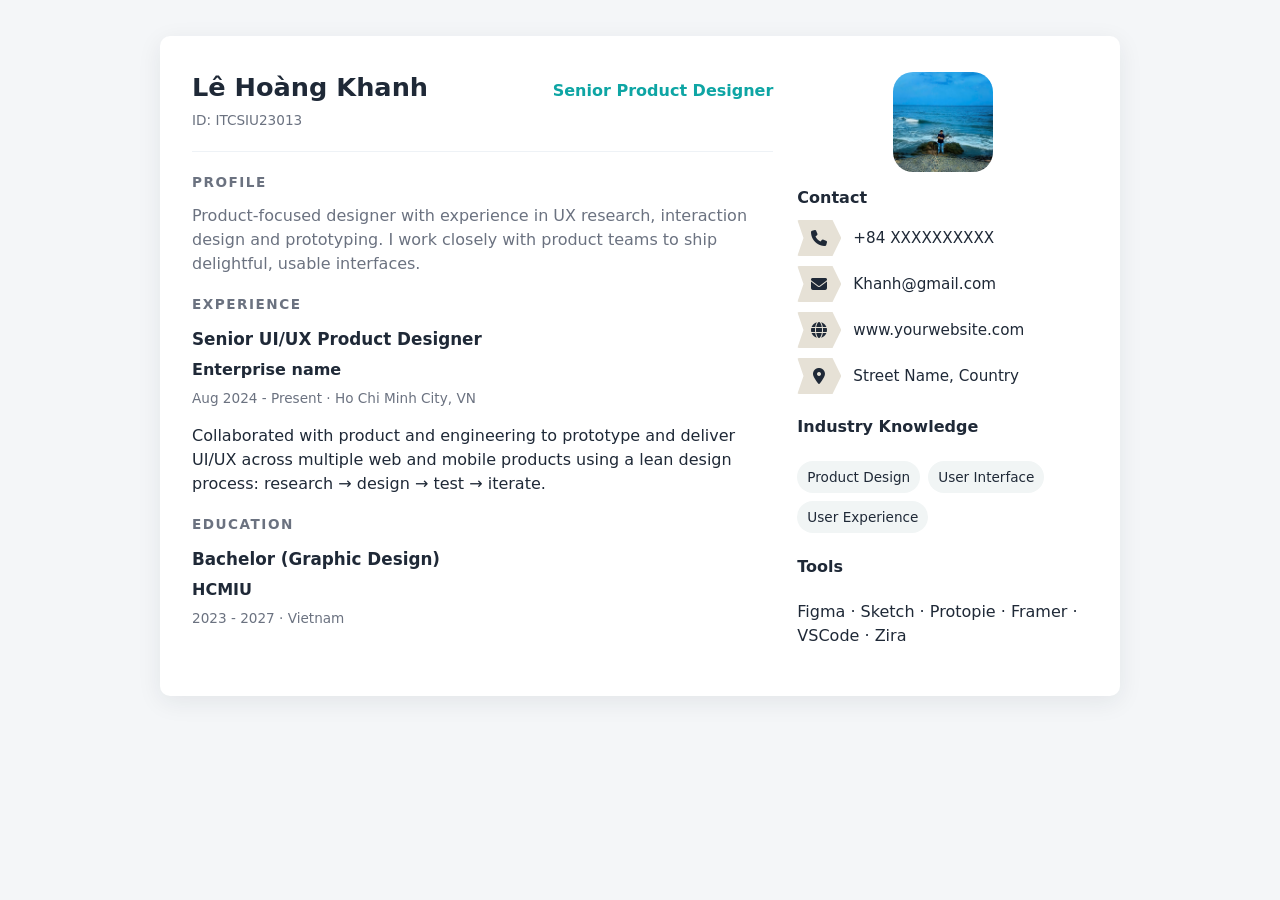
<file: index.html>
<!DOCTYPE html>
<html lang="en">
<head>
    <meta charset="UTF-8">
    <meta name="viewport" content="width=device-width, initial-scale=1.0">
    <title>Le Hoang Khanh - CV</title>
    
    <meta name="description" content="Lê Hoàng Khanh - Senior Product Designer specializing in UI/UX design, interaction design, and product strategy.">
    <meta name="keywords" content="UI/UX Designer, Product Design, HCMIU, Vietnam, Portfolio">
    <meta name="author" content="Lê Hoàng Khanh">
    <meta name="robots" content="index, follow">
    
    <meta property="og:title" content="Lê Hoàng Khanh - Senior Product Designer">
    <meta property="og:description" content="Product Designer specializing in UI/UX with experience in research, prototyping, and iterative design.">
    <meta property="og:image" content="char.png">
    <meta property="og:url" content="https://github.com/Khanh-per/WEB_PRACTICE">
    <meta property="og:type" content="website">
    
    <link rel="stylesheet" href="https://cdnjs.cloudflare.com/ajax/libs/font-awesome/6.5.2/css/all.min.css">
    
    <link rel="stylesheet" href="Stylesheet.css">
</head>
<body>

    <div class="cv-container">

        <main class="main-content">
            <header class="cv-header">
                <div class="name-block">
                    <h1>Lê Hoàng Khanh</h1>
                    <p class="id">ID: ITCSIU23013</p>
                </div>
                <p class="job-title">Senior Product Designer</p>
            </header>

            <hr>

            <section class="summary">
                <h2>Profile</h2>
                <p>Product-focused designer with experience in UX research, interaction design and prototyping. I work closely with product teams to ship delightful, usable interfaces.</p>
            </section>

            <section class="experience">
                <h2>Experience</h2>
                <div class="job-entry">
                    <h3>Senior UI/UX Product Designer</h3>
                    <p class="company-name">Enterprise name</p>
                    <p class="date-location">Aug 2024 - Present · Ho Chi Minh City, VN</p>
                    <p>Collaborated with product and engineering to prototype and deliver UI/UX across multiple web and mobile products using a lean design process: research → design → test → iterate.</p>
                </div>
            </section>

            <section class="education">
                <h2>Education</h2>
                <div class="edu-entry">
                    <h3>Bachelor (Graphic Design)</h3>
                    <p class="company-name">HCMIU</p>
                    <p class="date-location">2023 - 2027 · Vietnam</p>
                </div>
            </section>
        </main>

        <aside class="sidebar">
            <div class="profile">
                <img src="MyImage.png" alt="Khanh" class="profile-photo">
            </div>

            <div class="contact-info">
                <h4>Contact</h4>
                <ul class="contact-list">
                    <li class="contact-item">
                        <span class="icon" aria-hidden="true">
                            <i class="fa-solid fa-phone"></i> </span>
                        <span class="contact-text">+84 XXXXXXXXXX</span>
                    </li>

                    <li class="contact-item">
                        <span class="icon" aria-hidden="true">
                            <i class="fa-solid fa-envelope"></i> </span>
                        <span class="contact-text"><a href="mailto:Khanh@gmail.com">Khanh@gmail.com</a></span>
                    </li>

                    <li class="contact-item">
                        <span class="icon" aria-hidden="true">
                            <i class="fa-solid fa-globe"></i> </span>
                        <span class="contact-text"><a href="http://www.yourwebsite.com" target="_blank" rel="noopener">www.yourwebsite.com</a></span>
                    </li>

                    <li class="contact-item">
                        <span class="icon" aria-hidden="true">
                            <i class="fa-solid fa-location-dot"></i> </span>
                        <span class="contact-text">Street Name, Country</span>
                    </li>
                </ul>
            </div>

            <div class="sidebar-section">
                <h4>Industry Knowledge</h4>
                <ul class="skills-list">
                    <li>Product Design</li>
                    <li>User Interface</li>
                    <li>User Experience</li>
                </ul>
            </div>

            <div class="sidebar-section">
                <h4>Tools</h4>
                <p>Figma · Sketch · Protopie · Framer · VSCode · Zira</p>
            </div>
        </aside>

    </div>

</body>
</html>
</file>
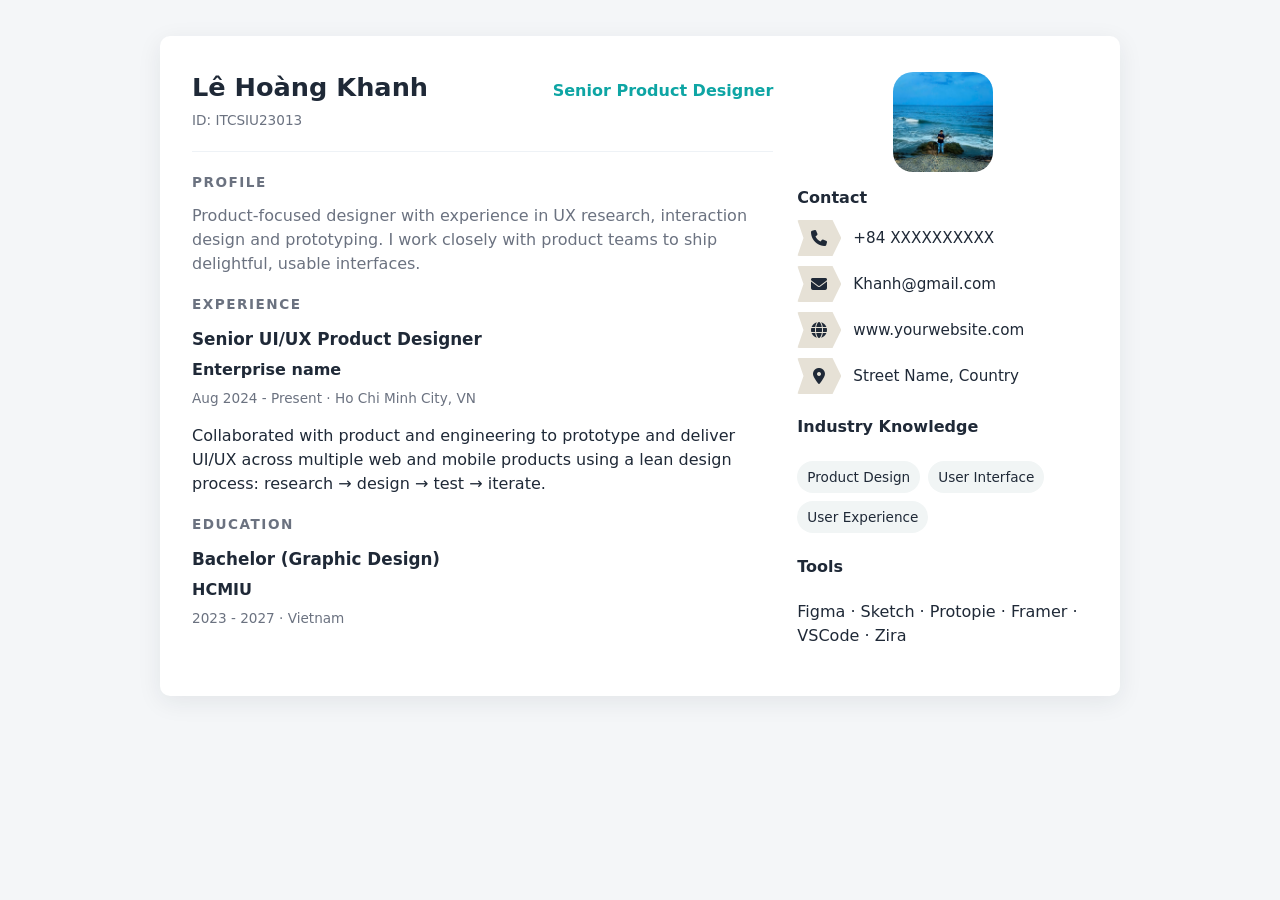
<file: Exercise1/index.html>
<!DOCTYPE html>
<html lang="en">
<head>
    <meta charset="UTF-8">
    <meta name="viewport" content="width=device-width, initial-scale=1.0">
    <title>Le Hoang Khanh - CV</title>
    
    <meta name="description" content="Lê Hoàng Khanh - Senior Product Designer specializing in UI/UX design, interaction design, and product strategy.">
    <meta name="keywords" content="UI/UX Designer, Product Design, HCMIU, Vietnam, Portfolio">
    <meta name="author" content="Lê Hoàng Khanh">
    <meta name="robots" content="index, follow">
    
    <meta property="og:title" content="Lê Hoàng Khanh - Senior Product Designer">
    <meta property="og:description" content="Product Designer specializing in UI/UX with experience in research, prototyping, and iterative design.">
    <meta property="og:image" content="char.png">
    <meta property="og:url" content="https://github.com/Khanh-per/WEB_PRACTICE">
    <meta property="og:type" content="website">
    
    <link rel="stylesheet" href="https://cdnjs.cloudflare.com/ajax/libs/font-awesome/6.5.2/css/all.min.css">
    
    <link rel="stylesheet" href="Stylesheet.css">
</head>
<body>

    <div class="cv-container">

        <main class="main-content">
            <header class="cv-header">
                <div class="name-block">
                    <h1>Lê Hoàng Khanh</h1>
                    <p class="id">ID: ITCSIU23013</p>
                </div>
                <p class="job-title">Senior Product Designer</p>
            </header>

            <hr>

            <section class="summary">
                <h2>Profile</h2>
                <p>Product-focused designer with experience in UX research, interaction design and prototyping. I work closely with product teams to ship delightful, usable interfaces.</p>
            </section>

            <section class="experience">
                <h2>Experience</h2>
                <div class="job-entry">
                    <h3>Senior UI/UX Product Designer</h3>
                    <p class="company-name">Enterprise name</p>
                    <p class="date-location">Aug 2024 - Present · Ho Chi Minh City, VN</p>
                    <p>Collaborated with product and engineering to prototype and deliver UI/UX across multiple web and mobile products using a lean design process: research → design → test → iterate.</p>
                </div>
            </section>

            <section class="education">
                <h2>Education</h2>
                <div class="edu-entry">
                    <h3>Bachelor (Graphic Design)</h3>
                    <p class="company-name">HCMIU</p>
                    <p class="date-location">2023 - 2027 · Vietnam</p>
                </div>
            </section>
        </main>

        <aside class="sidebar">
            <div class="profile">
                <img src="MyImage.png" alt="Khanh" class="profile-photo">
            </div>

            <div class="contact-info">
                <h4>Contact</h4>
                <ul class="contact-list">
                    <li class="contact-item">
                        <span class="icon" aria-hidden="true">
                            <i class="fa-solid fa-phone"></i> </span>
                        <span class="contact-text">+84 XXXXXXXXXX</span>
                    </li>

                    <li class="contact-item">
                        <span class="icon" aria-hidden="true">
                            <i class="fa-solid fa-envelope"></i> </span>
                        <span class="contact-text"><a href="mailto:Khanh@gmail.com">Khanh@gmail.com</a></span>
                    </li>

                    <li class="contact-item">
                        <span class="icon" aria-hidden="true">
                            <i class="fa-solid fa-globe"></i> </span>
                        <span class="contact-text"><a href="http://www.yourwebsite.com" target="_blank" rel="noopener">www.yourwebsite.com</a></span>
                    </li>

                    <li class="contact-item">
                        <span class="icon" aria-hidden="true">
                            <i class="fa-solid fa-location-dot"></i> </span>
                        <span class="contact-text">Street Name, Country</span>
                    </li>
                </ul>
            </div>

            <div class="sidebar-section">
                <h4>Industry Knowledge</h4>
                <ul class="skills-list">
                    <li>Product Design</li>
                    <li>User Interface</li>
                    <li>User Experience</li>
                </ul>
            </div>

            <div class="sidebar-section">
                <h4>Tools</h4>
                <p>Figma · Sketch · Protopie · Framer · VSCode · Zira</p>
            </div>
        </aside>

    </div>

</body>
</html>
</file>
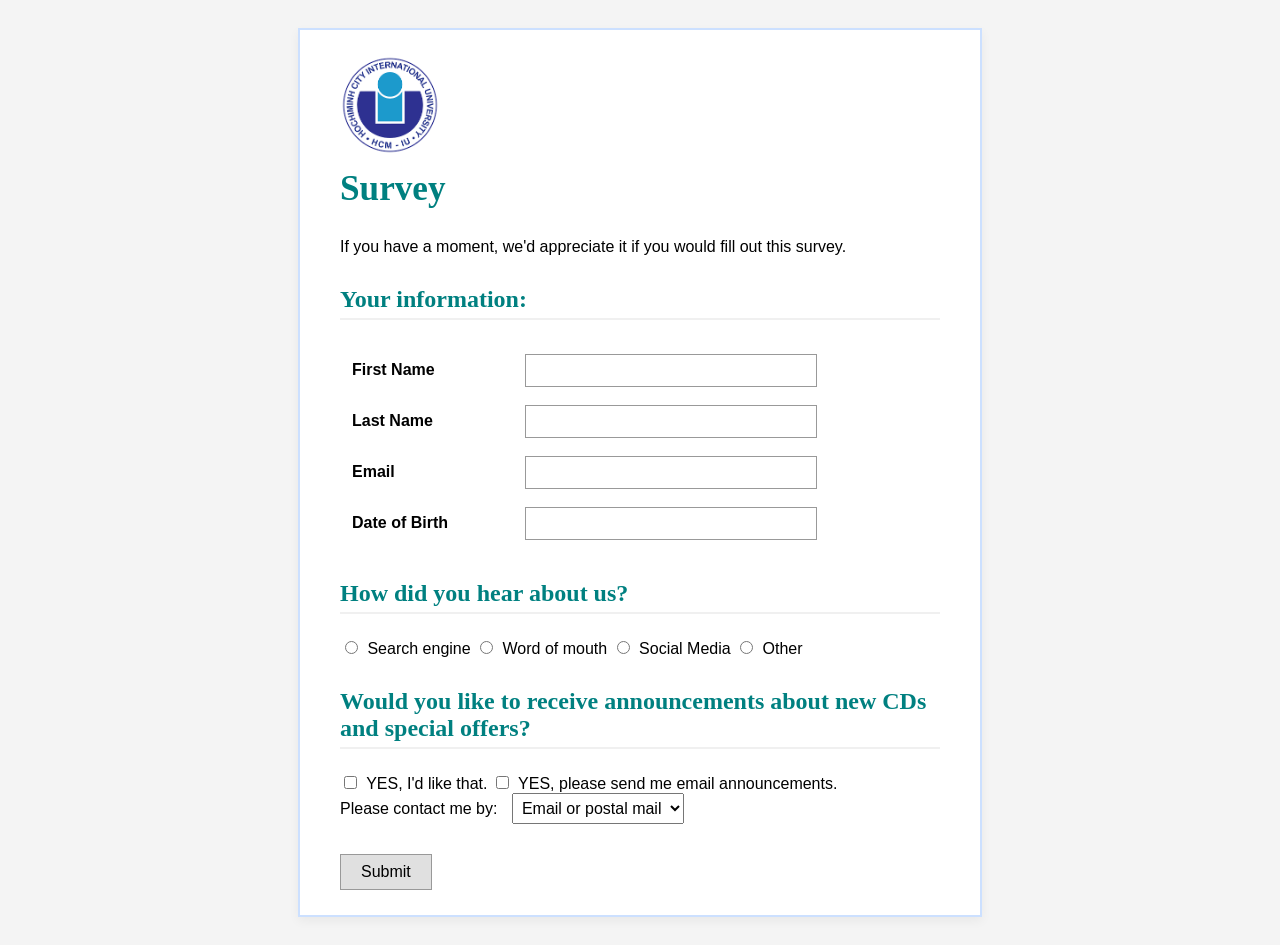
<file: Exercise2/SurveyForm.html>
<!DOCTYPE html>
<html lang="en">
<head>
    <meta charset="UTF-8">
    <meta name="viewport" content="width=device-width, initial-scale=1.0">
    <title>Survey Form</title>
    <link rel="stylesheet" href="Form.css">
</head>
<body>

    <form action="" method="get">
        
        <img src="LogoIU.png" alt="University Logo" width="100">

        <h2>Survey</h2>
        <p>If you have a moment, we'd appreciate it if you would fill out this survey.</p>

        <h3>Your information:</h3>
        <table class="info-table">
            <tr>
                <td><label for="fname">First Name</label></td>
                <td><input type="text" id="fname" name="first_name"></td>
            </tr>
            <tr>
                <td><label for="lname">Last Name</label></td>
                <td><input type="text" id="lname" name="last_name"></td>
            </tr>
            <tr>
                <td><label for="email">Email</label></td>
                <td><input type="email" id="email" name="email"></td>
            </tr>
            <tr>
                <td><label for="dob">Date of Birth</label></td>
                <td><input type="text" id="dob" name="dob"></td>
            </tr>
        </table>

        <h3>How did you hear about us?</h3>
        <label class="choice">
            <input type="radio" name="hear-about" value="search"> Search engine
        </label>
        <label class="choice">
            <input type="radio" name="hear-about" value="word_of_mouth"> Word of mouth
        </label>
        <label class="choice">
            <input type="radio" name="hear-about" value="social_media"> Social Media
        </label>
        <label class="choice">
            <input type="radio" name="hear-about" value="other"> Other
        </label>

        <h3>Would you like to receive announcements about new CDs and special offers?</h3>
        <label class="choice">
            <input type="checkbox" name="like_that" value="yes"> YES, I'd like that.
        </label>
        <label class="choice">
            <input type="checkbox" name="email_announcements" value="yes"> YES, please send me email announcements.
        </label>
        
        <br> <label for="contact-method">Please contact me by:</label>
        <select id="contact-method" name="contact_method">
            <option value="email_or_postal">Email or postal mail</option>
            <option value="email_only">Email only</option>
            <option value="postal_only">Postal mail only</option>
        </select>
        
        <br> <input type="submit" value="Submit">

    </form>

</body>
</html>
</file>
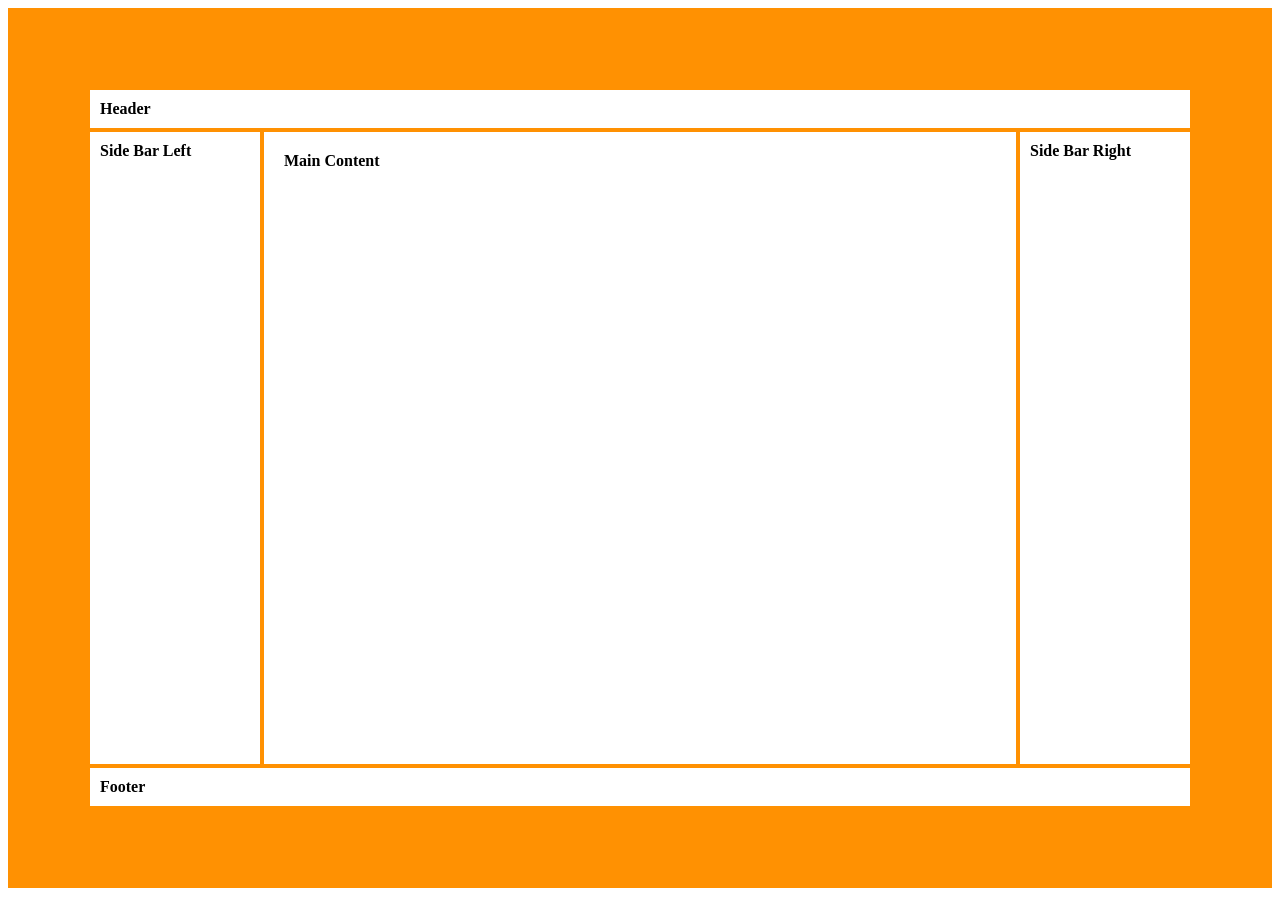
<file: Exercise3/BoostStrap.html>
<!DOCTYPE html>
<html lang="en">
<head>
    <meta charset="UTF-8">
    <meta name="viewport" content="width=device-width, initial-scale=1.0">
    <title>Bootstrap Example</title>

    <style>
        .container {
            font-weight: bold;
            display: flex;
            flex-direction: column;
            padding: 80px;
            min-height: 80vh;
            background-color: #ff9102;
        }
        header, footer {
            background-color: #ffffff;
            border: 2px solid #ff9102;
            padding: 10px;
            text-align: left;
        }
        .middle-section {
            display: flex;
            flex: 1;
        }
        .sidebar-left, .sidebar-right {
            background-color: #ffffff;
            border: 2px solid #ff9102;
            width: 150px;
            padding: 10px;
        }
        .main-content {
            flex: 2;
            padding: 20px;
            border: 2px solid #ff9102;
            background-color: #ffffff;
        }
    </style>
</head>
<body>
    <div class="container">
        <header>
            Header
        </header>

        <div class="middle-section">
            <aside class="sidebar-left">
                Side Bar Left
            </aside>

            <main class="main-content">
                Main Content
            </main>

            <aside class="sidebar-right">
                Side Bar Right
            </aside>
        </div>

        <footer>
            Footer
        </footer>
    </div>
</body>
</html>
</file>
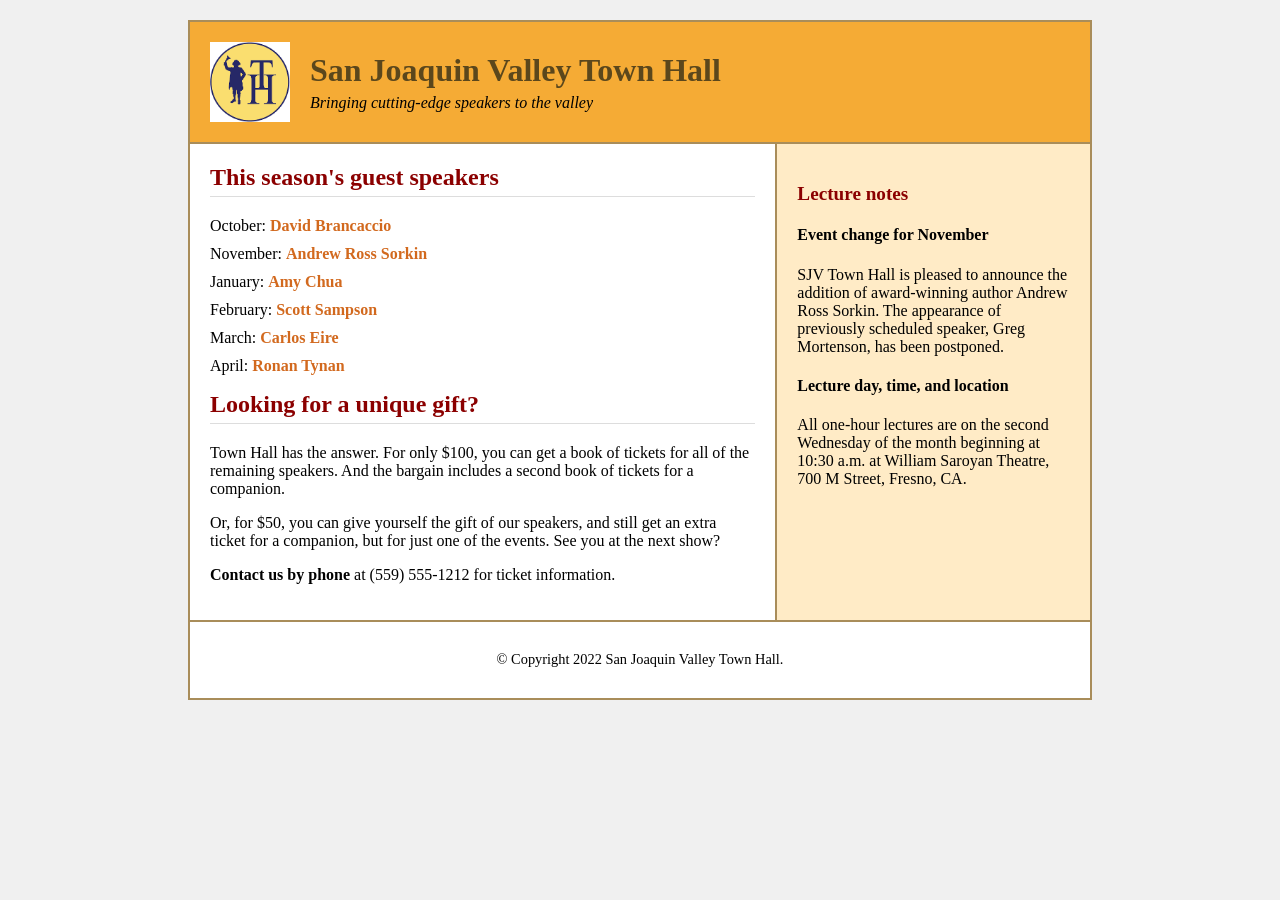
<file: Exercise4/TownHall.html>
<!DOCTYPE html>
<html lang="en">
<head>
    <meta charset="UTF-8">
    <meta name="viewport" content="width=device-width, initial-scale=1.0">
    <title>San Joaquin Valley Town Hall</title>
    <style>
        /* --- General Body & Typography --- */
        body {
            font-family: 'Times New Roman', Times, serif;
            background-color: #f0f0f0;
            margin: 20px;
        }

        /* --- Main Container & Borders --- */
        .container {
            max-width: 900px;
            margin: 0 auto;
            border: 2px solid #a98d5a; /* Outer tan border */
            background-color: #fff;
        }

        /* --- Header Section (Logo & Title) --- */
        header {
            display: flex; /* Using flexbox to align logo and text */
            align-items: center;
            background-color: #f5ab35; /* Orange/yellow header background */
            padding: 20px;
            border-bottom: 2px solid #a98d5a;
        }
        header img {
            width: 80px;
            height: 80px;
            margin-right: 20px;
        }
        .header-text h1 {
            margin: 0;
            color: #5b471c; /* Dark brown/orange text */
        }
        .header-text p {
            margin: 5px 0 0 0;
            font-style: italic;
        }

        /* --- Flexbox Layout Implementation --- */
        .main-layout {
            display: flex; /* Flexbox used for overall page layout */
        }
        
        /* Two-column layout structure */
        main {
            flex: 2; /* Main content takes up 2/3 of the space */
            padding: 20px;
        }
        aside {
            flex: 1; /* Sidebar takes up 1/3 of the space */
            padding: 20px;
            background-color: #ffebc6; /* Light beige sidebar */
            border-left: 2px solid #a98d5a;
        }

        /* --- Content & Elements Styling --- */
        h2 {
            font-size: 1.5em;
            color: #8b0000; /* Dark red color for headings */
            border-bottom: 1px solid #ddd;
            padding-bottom: 5px;
            margin-top: 0;
        }
        h3 {
            font-size: 1.2em;
            color: #8b0000;
        }
        .speakers-list {
            list-style-type: none;
            padding-left: 0;
        }
        .speakers-list li {
            margin-bottom: 10px;
        }
        .speakers-list a {
            text-decoration: none;
            color: #d2691e; /* Chocolate color for links */
            font-weight: bold;
        }

        /* --- Footer Section --- */
        footer {
            text-align: center;
            padding: 15px;
            border-top: 2px solid #a98d5a;
            font-size: 0.9em;
        }
    </style>
</head>
<body>

    <div class="container">
        
        <!-- Header Section -->
        <header>
            <img src="TownPic.png" alt="Town Hall Logo">
            <div class="header-text">
                <h1>San Joaquin Valley Town Hall</h1>
                <p>Bringing cutting-edge speakers to the valley</p>
            </div>
        </header>
        
        <!-- Main Two-Column Layout -->
        <div class="main-layout">
            
            <!-- Main Content (Left Column) -->
            <main>
                <section>
                    <h2>This season's guest speakers</h2>
                    <ul class="speakers-list">
                        <li>October: <a href="#">David Brancaccio</a></li>
                        <li>November: <a href="#">Andrew Ross Sorkin</a></li>
                        <li>January: <a href="#">Amy Chua</a></li>
                        <li>February: <a href="#">Scott Sampson</a></li>
                        <li>March: <a href="#">Carlos Eire</a></li>
                        <li>April: <a href="#">Ronan Tynan</a></li>
                    </ul>
                </section>
                
                <section>
                    <h2>Looking for a unique gift?</h2>
                    <p>Town Hall has the answer. For only $100, you can get a book of tickets for all of the remaining speakers. And the bargain includes a second book of tickets for a companion.</p>
                    <p>Or, for $50, you can give yourself the gift of our speakers, and still get an extra ticket for a companion, but for just one of the events. See you at the next show?</p>
                    <p><strong>Contact us by phone</strong> at (559) 555-1212 for ticket information.</p>
                </section>
            </main>
            
            <!-- Sidebar (Right Column) -->
            <aside>
                <section>
                    <h3>Lecture notes</h3>
                    <h4>Event change for November</h4>
                    <p>SJV Town Hall is pleased to announce the addition of award-winning author Andrew Ross Sorkin. The appearance of previously scheduled speaker, Greg Mortenson, has been postponed.</p>
                    <h4>Lecture day, time, and location</h4>
                    <p>All one-hour lectures are on the second Wednesday of the month beginning at 10:30 a.m. at William Saroyan Theatre, 700 M Street, Fresno, CA.</p>
                </section>
            </aside>
        </div>
        
        <!-- Footer Section -->
        <footer>
            <p>&copy; Copyright 2022 San Joaquin Valley Town Hall.</p>
        </footer>
        
    </div>

</body>
</html>
</file>
<file: Stylesheet.css>
:root{
    --bg: #f4f6f8;
    --card: #ffffff;
    --text: #1f2937;
    --muted: #6b7280;
    --accent: #0ea5a4;
    --shadow: 0 6px 24px rgba(31,41,55,0.08);
}

*{box-sizing: border-box}

body {
    font-family: Inter, system-ui, -apple-system, 'Segoe UI', Roboto, Arial, sans-serif;
    background-color: var(--bg);
    color: var(--text);
    line-height: 1.5;
    -webkit-font-smoothing:antialiased;
}

.cv-container {
    display: grid;
    grid-template-columns: 2fr 1fr;
    gap: 24px;
    max-width: 960px;
    margin: 36px auto;
    background: var(--card);
    padding: 32px;
    border-radius: 10px;
    box-shadow: var(--shadow);
}

.cv-header {
    display:flex;
    align-items: baseline;
    justify-content: space-between;
    gap: 16px;
}

.name-block h1{
    margin: 0 0 4px 0;
    font-size: 1.6rem;
}
.name-block .id{
    margin:0;
    font-size:0.85rem;
    color:var(--muted);
}

.job-title{
    margin:0;
    color:var(--accent);
    font-weight:600;
}

hr{border:none;border-top:1px solid #eef2f6;margin:20px 0}

.main-content h2{
    font-size:0.85rem;
    color:var(--muted);
    text-transform:uppercase;
    letter-spacing:1.5px;
    margin-bottom:12px;
}

.summary p{margin:0 0 18px 0;color:var(--muted)}

.job-entry,.edu-entry{margin-bottom:18px}
.job-entry h3,.edu-entry h3{margin:0;font-size:1.05rem}
.company-name{font-weight:600;color:var(--text);margin:6px 0}
.date-location{font-size:0.85rem;color:var(--muted);margin:4px 0}

.sidebar{padding-top:4px}
.profile-photo{width:100px;height:100px;border-radius:20px;object-fit:cover;display:block;margin:0 auto 14px}

.contact-info h4{margin:0 0 8px 0}
.contact-list{list-style:none;padding:0;margin:0}
.contact-list li{margin:10px 0;display:flex;align-items:center;gap:12px}
.contact-list a{color:var(--text);text-decoration:none}

/* Icon trapezoid style */
.contact-item .icon{
    width:44px;height:36px;display:inline-grid;place-items:center;
    background:#e6e1d6; /* beige background like in attachment */
    border-radius:2px;
    clip-path: polygon(0 0, 80% 0, 100% 50%, 80% 100%, 0 100%, 14% 50%);
    flex: 0 0 44px;
}
.contact-item .icon svg{display:block}
.contact-text{font-size:0.95rem;color:var(--text)}

.icon{
    width:20px;
    height:20px;
    display:block;
    object-fit:contain;
    object-position:center;
}
    /* Opt-out if the image is already white or should remain unchanged */
    .icon[data-invert="no"]{filter: none}

.sidebar-section{margin-top:18px}
.skills-list{list-style:none;padding:0;margin:8px 0 0 0;display:flex;flex-wrap:wrap;gap:8px}
.skills-list li{background: #f1f5f5;color:var(--text);padding:6px 10px;border-radius:999px;font-size:0.85rem}

@media (max-width:720px){
    .cv-container{grid-template-columns:1fr;padding:20px}
    .cv-header{flex-direction:column;align-items:flex-start}
    .profile-photo{width:88px;height:88px}
}
</file>
<file: Exercise1/Stylesheet.css>
:root{
    --bg: #f4f6f8;
    --card: #ffffff;
    --text: #1f2937;
    --muted: #6b7280;
    --accent: #0ea5a4;
    --shadow: 0 6px 24px rgba(31,41,55,0.08);
}

*{box-sizing: border-box}

body {
    font-family: Inter, system-ui, -apple-system, 'Segoe UI', Roboto, Arial, sans-serif;
    background-color: var(--bg);
    color: var(--text);
    line-height: 1.5;
    -webkit-font-smoothing:antialiased;
}

.cv-container {
    display: grid;
    grid-template-columns: 2fr 1fr;
    gap: 24px;
    max-width: 960px;
    margin: 36px auto;
    background: var(--card);
    padding: 32px;
    border-radius: 10px;
    box-shadow: var(--shadow);
}

.cv-header {
    display:flex;
    align-items: baseline;
    justify-content: space-between;
    gap: 16px;
}

.name-block h1{
    margin: 0 0 4px 0;
    font-size: 1.6rem;
}
.name-block .id{
    margin:0;
    font-size:0.85rem;
    color:var(--muted);
}

.job-title{
    margin:0;
    color:var(--accent);
    font-weight:600;
}

hr{border:none;border-top:1px solid #eef2f6;margin:20px 0}

.main-content h2{
    font-size:0.85rem;
    color:var(--muted);
    text-transform:uppercase;
    letter-spacing:1.5px;
    margin-bottom:12px;
}

.summary p{margin:0 0 18px 0;color:var(--muted)}

.job-entry,.edu-entry{margin-bottom:18px}
.job-entry h3,.edu-entry h3{margin:0;font-size:1.05rem}
.company-name{font-weight:600;color:var(--text);margin:6px 0}
.date-location{font-size:0.85rem;color:var(--muted);margin:4px 0}

.sidebar{padding-top:4px}
.profile-photo{width:100px;height:100px;border-radius:20px;object-fit:cover;display:block;margin:0 auto 14px}

.contact-info h4{margin:0 0 8px 0}
.contact-list{list-style:none;padding:0;margin:0}
.contact-list li{margin:10px 0;display:flex;align-items:center;gap:12px}
.contact-list a{color:var(--text);text-decoration:none}

/* Icon trapezoid style */
.contact-item .icon{
    width:44px;height:36px;display:inline-grid;place-items:center;
    background:#e6e1d6; /* beige background like in attachment */
    border-radius:2px;
    clip-path: polygon(0 0, 80% 0, 100% 50%, 80% 100%, 0 100%, 14% 50%);
    flex: 0 0 44px;
}
.contact-item .icon svg{display:block}
.contact-text{font-size:0.95rem;color:var(--text)}

.icon{
    width:20px;
    height:20px;
    display:block;
    object-fit:contain;
    object-position:center;
}
    /* Opt-out if the image is already white or should remain unchanged */
    .icon[data-invert="no"]{filter: none}

.sidebar-section{margin-top:18px}
.skills-list{list-style:none;padding:0;margin:8px 0 0 0;display:flex;flex-wrap:wrap;gap:8px}
.skills-list li{background: #f1f5f5;color:var(--text);padding:6px 10px;border-radius:999px;font-size:0.85rem}

@media (max-width:720px){
    .cv-container{grid-template-columns:1fr;padding:20px}
    .cv-header{flex-direction:column;align-items:flex-start}
    .profile-photo{width:88px;height:88px}
}
</file>
<file: Exercise2/Form.css>
body {
            font-family: Arial, Helvetica, sans-serif;
            background-color: #f4f4f4;
            display: flex;
            justify-content: center;
            padding: 20px;
        }

        form {
            max-width: 600px;
            background-color: #ffffff;
            border: 2px solid #cce0ff; 
            padding: 25px 40px;
            box-shadow: 0 4px 10px rgba(0,0,0,0.05);
        }

        h2, h3 {
            font-family: 'Times New Roman', Times, serif;
            color: #008080; /* A teal color similar to the image */
        }

        h2 {
            font-size: 2.2em;
            margin-top: 10px;
        }

        h3 {
            font-size: 1.5em;
            border-bottom: 2px solid #f0f0f0;
            padding-bottom: 5px;
            margin-top: 30px;
        }
        
        /* This table styles the "Your information" section */
        .info-table {
            width: 80%;
        }

        .info-table td {
            padding: 8px 5px;
        }

        /* This right-aligns the labels (First Name, Last Name...) */
        .info-table label {
            font-weight: bold;
            display: block;
            text-align: left;
            padding: 5px;
        }

        /* This styles the text input boxes */
        .info-table input {
            width: 95%;
            padding: 8px;
            border: 1px solid #999;
        }

        /* Styles for radio buttons and checkboxes */
        .choice {
            margin: 10px 0;
        }
        
        .choice input {
            margin-right: 5px;
        }

        /* Styles for the dropdown (combo-box) and submit button */
        select {
            font-size: 1em;
            padding: 5px;
            margin-left: 10px;
        }

        input[type="submit"] {
            font-size: 1em;
            padding: 8px 20px;
            margin-top: 30px;
            background-color: #e0e0e0;
            border: 1px solid #999;
            cursor: pointer;
        }
</file>
